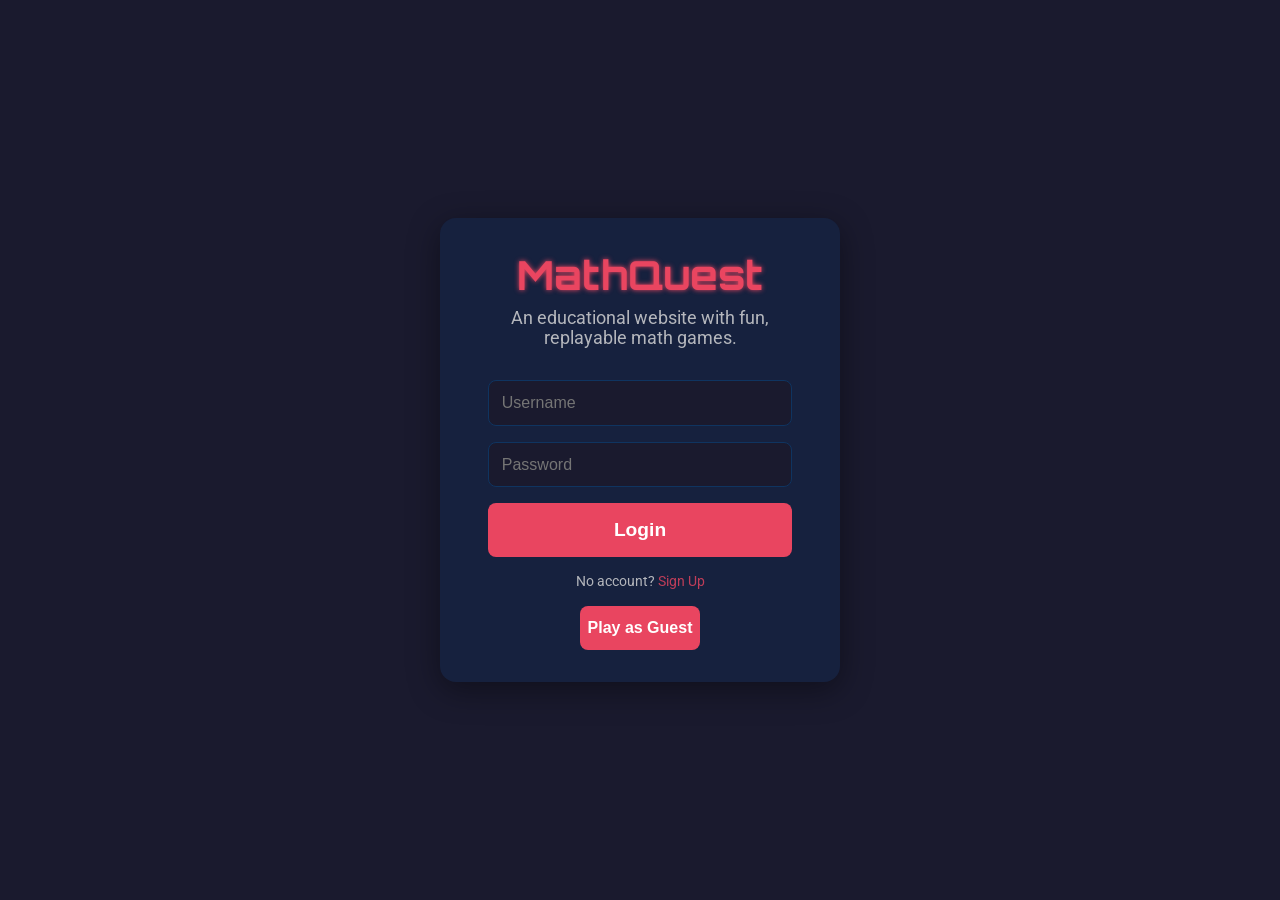
<file: index.html>
<!DOCTYPE html>
<html lang="en">
<head>
    <meta charset="UTF-8">
    <meta name="viewport" content="width=device-width, initial-scale=1.0">
    <title>MathQuest - Login</title>    <link rel="manifest" href="./manifest.json" crossorigin="use-credentials">
    <link rel="stylesheet" href="./number-forge.css">
    <link rel="icon" type="image/png" href="./icon.png">
    <link rel="stylesheet" href="./login.css">
    <link rel="preconnect" href="https://fonts.googleapis.com">
    <link rel="preconnect" href="https://fonts.gstatic.com" crossorigin>
    <link href="https://fonts.googleapis.com/css2?family=Orbitron:wght@400..900&family=Roboto:wght@400;700&display=swap" rel="stylesheet">
</head>
<body>
    <div class="login-container">
        <div class="login-panel">
            <h1>MathQuest</h1>
            <p class="tagline">An educational website with fun, replayable math games.</p>

            <!-- Login Form -->
            <form id="login-form" class="auth-form active">
                <input type="text" id="login-username" placeholder="Username" required>
                <input type="password" id="login-password" placeholder="Password" required>
                <button type="submit" class="control-btn primary">Login</button>
                <p class="form-toggle">No account? <a href="#" id="show-signup">Sign Up</a></p>
            </form>

            <!-- Sign Up Form -->
            <form id="signup-form" class="auth-form">
                <input type="text" id="signup-username" placeholder="Username" required>
                <input type="password" id="signup-password" placeholder="Password" required>
                <div id="password-requirements">
                    <ul>
                        <li id="req-length">At least 5 characters</li>
                        <li id="req-lower">A lowercase letter</li>
                        <li id="req-upper">An uppercase letter</li>
                        <li id="req-symbol">A number or symbol</li>
                    </ul>
                </div>
                <input type="password" id="signup-password-confirm" placeholder="Confirm Password" required>
                <button type="submit" class="control-btn primary">Sign Up</button>
                <p class="form-toggle">Have an account? <a href="#" id="show-login">Login</a></p>
            </form>

            <button id="guest-login-btn" class="control-btn primary">Play as Guest</button>
        </div>
    </div>

    <script src="./login.js"></script>
    <script>
        // Register the service worker
        if ('serviceWorker' in navigator) {
            window.addEventListener('load', () => {
                navigator.serviceWorker.register('./service-worker.js')
                    .then(reg => console.log('Service worker registered.', reg))
                    .catch(err => console.log('Service worker registration failed: ', err));
            });
        }
    </script>
</body>
</html>
</file>
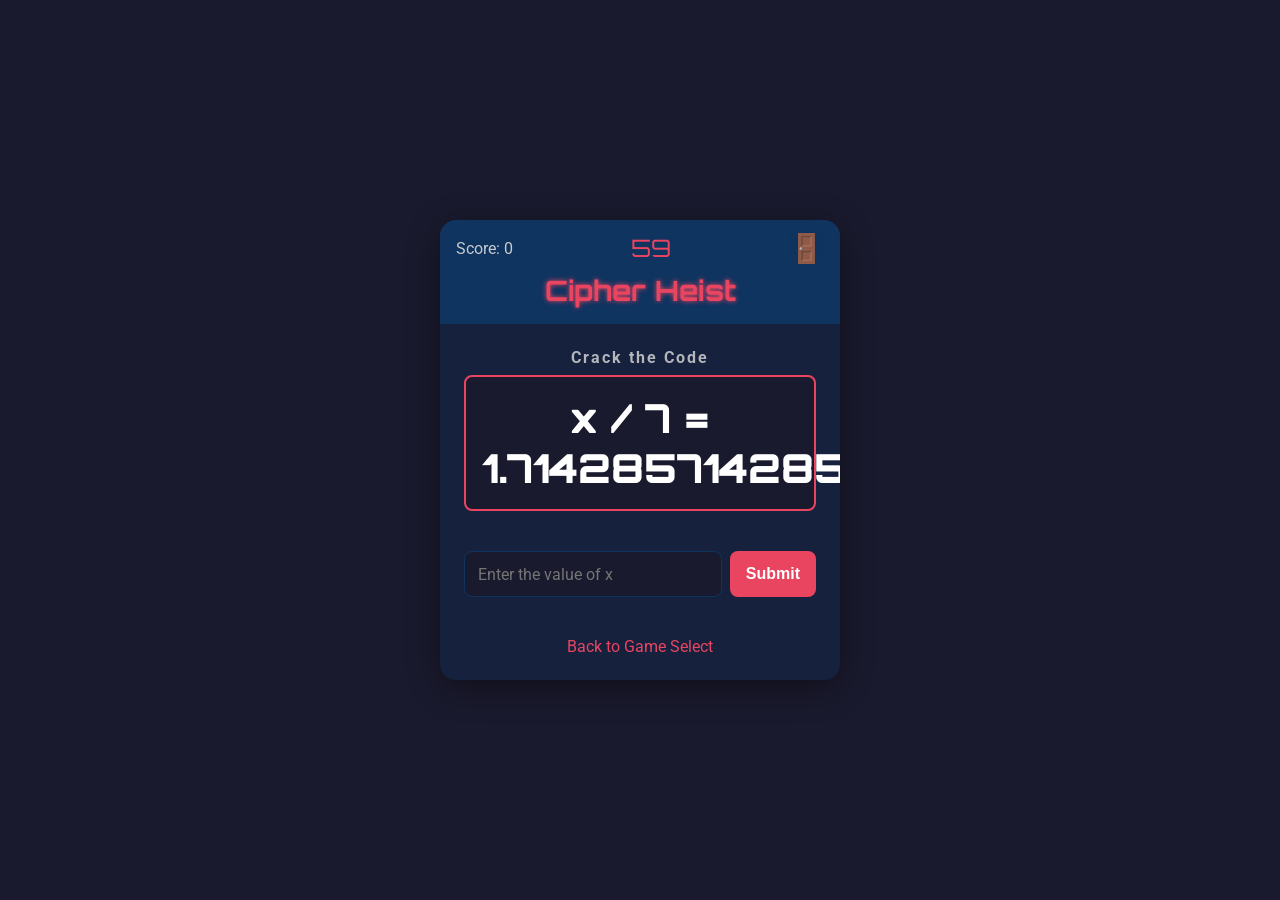
<file: cipher-heist.html>
<!DOCTYPE html>
<html lang="en">
<head>
    <meta charset="UTF-8">
    <meta name="viewport" content="width=device-width, initial-scale=1.0">
    <title>MathQuest - Cipher Heist</title>
    <link rel="manifest" href="./manifest.json" crossorigin="use-credentials">
    <link rel="icon" type="image/png" href="./icon.png">
    <link rel="stylesheet" href="cipher-heist.css">
    <link rel="preconnect" href="https://fonts.googleapis.com">
    <link rel="preconnect" href="https://fonts.gstatic.com" crossorigin>
    <link href="https://fonts.googleapis.com/css2?family=Orbitron:wght@400..900&family=Roboto:wght@400;700&display=swap" rel="stylesheet">
</head>
<body>
    <div class="game-container">
        <header class="game-header">
            <div class="header-top-row">
                <div class="stats-display">
                    <span>Score: <span id="score-display">0</span></span>
                </div>
                <div class="timer-display">
                    <span id="time-display">60</span>
                </div>
                <button id="logout-btn" class="icon-btn">🚪</button>
            </div>
            <h1>Cipher Heist</h1>
        </header>

        <main class="game-board">
            <div class="puzzle-section">
                <h2>Crack the Code</h2>
                <div class="equation-display" id="equation-display">x + 5 = 10</div>
            </div>

            <div class="input-section">
                <input type="text" id="answer-input" placeholder="Enter the value of x">
                <button id="submit-btn" class="control-btn primary">Submit</button>
            </div>
             <a href="game-select.html">Back to Game Select</a>
        </main>
    </div>
    <script src="cipher-heist.js"></script>
</body>
</html>
</file>
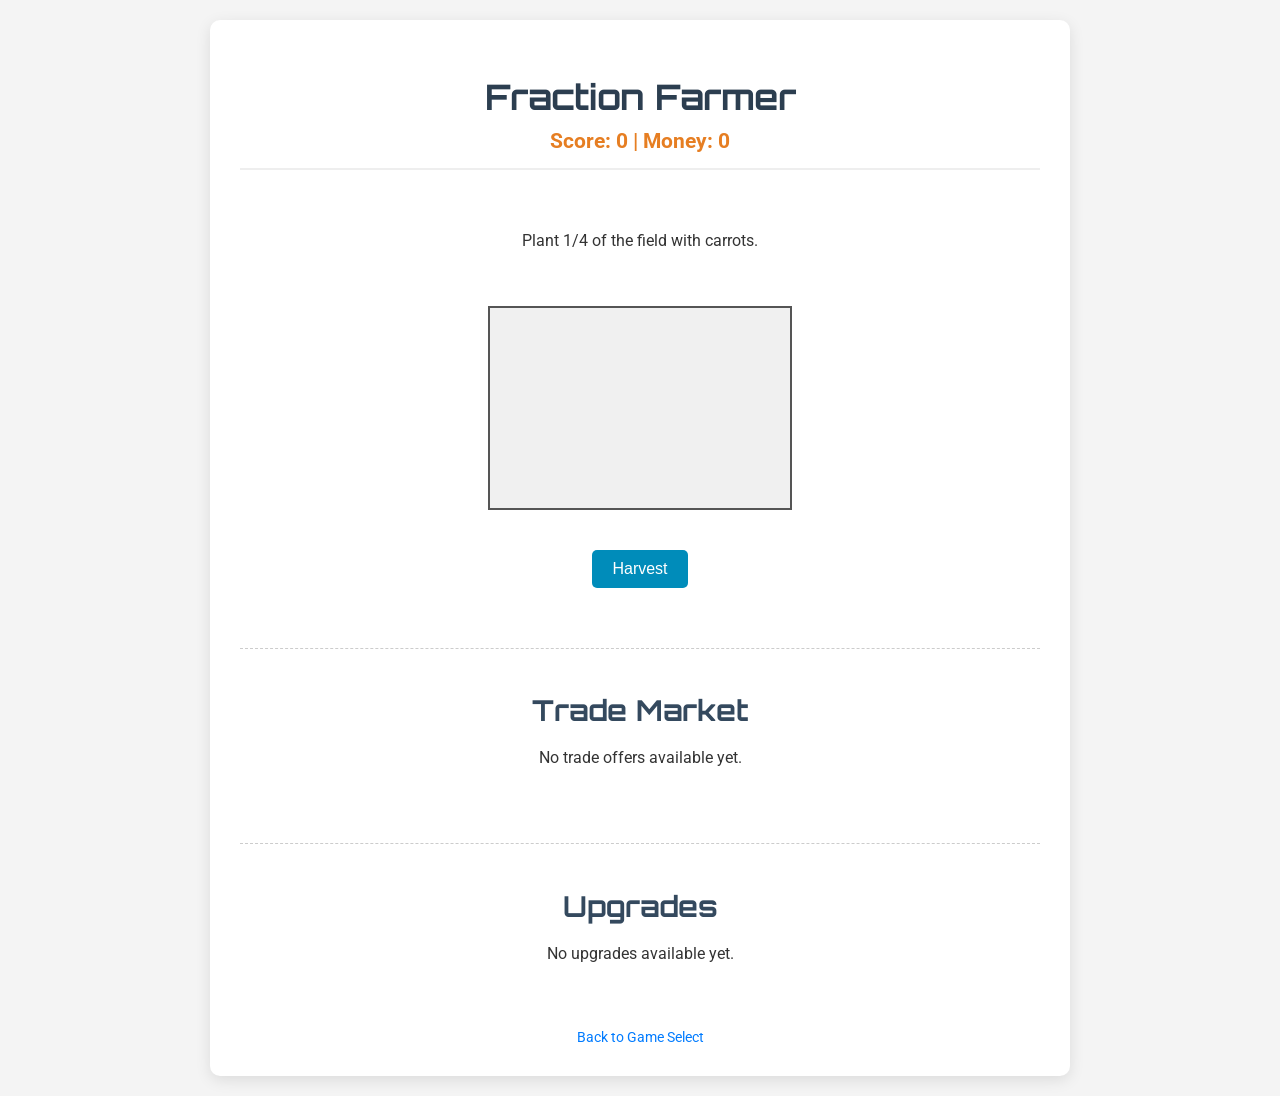
<file: fraction-farmer.html>
<!DOCTYPE html>
<html lang="en">
<head>
    <meta charset="UTF-8">
    <meta name="viewport" content="width=device-width, initial-scale=1.0">
    <title>MathQuest - Fraction Farmer</title>
    <link rel="manifest" href="./manifest.json" crossorigin="use-credentials">
    <link rel="icon" type="image/png" href="./icon.png">
    <link rel="stylesheet" href="fraction-farmer.css">
    <link rel="preconnect" href="https://fonts.googleapis.com">
    <link rel="preconnect" href="https://fonts.gstatic.com" crossorigin>
    <link href="https://fonts.googleapis.com/css2?family=Orbitron:wght@400..900&family=Roboto:wght@400;700&display=swap" rel="stylesheet">
</head>
<body>
    <div class="game-container">
        <header class="game-header">
            <h1>Fraction Farmer</h1>
            <div class="score-container">
                Score: <span id="score">0</span> | Money: <span id="money">0</span>
            </div>
        </header>
        <main class="game-board">
            <div id="watering-can-container">
                <!-- Watering cans will be generated here -->
            </div>
            <div id="task-container">
                <p>Plant <span id="fraction-task">1/4</span> of the field with carrots.</p>
            </div>
            <div id="field-grid" class="grid-container">
                <!-- Grid cells will be generated by JavaScript -->
            </div>
            <button id="harvest-btn">Harvest</button>

            <section class="game-section" id="trade-market-section">
                <h2>Trade Market</h2>
                <div id="trade-offers">
                    <!-- Trade offers will be generated here -->
                    <p>No trade offers available yet.</p>
                </div>
            </section>

            <section class="game-section" id="upgrades-section">
                <h2>Upgrades</h2>
                <div id="available-upgrades">
                    <!-- Upgrades will be generated here -->
                    <p>No upgrades available yet.</p>
                </div>
            </section>

            <a href="game-select.html" class="back-link">Back to Game Select</a>
        </main>
    </div>
    <script src="fraction-farmer.js"></script>
</body>
</html>
</file>
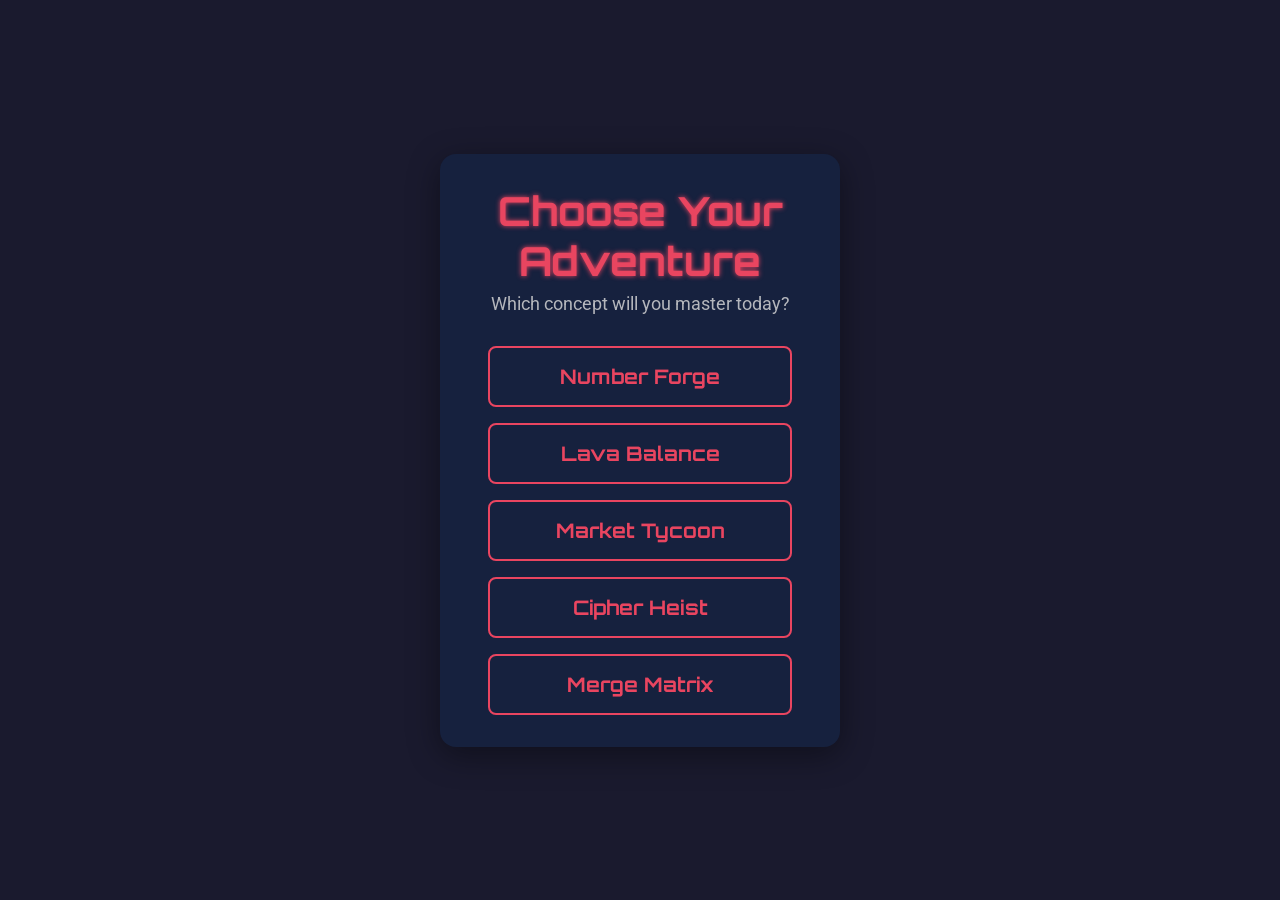
<file: game-select.html>
<!DOCTYPE html>
<html lang="en">
<head>
    <meta charset="UTF-8">
    <meta name="viewport" content="width=device-width, initial-scale=1.0">
    <title>MathQuest - Game Select</title>
    <link rel="manifest" href="./manifest.json" crossorigin="use-credentials">
    <link rel="icon" type="image/png" href="./icon.png">
    <link rel="stylesheet" href="./number-forge.css">
    <link rel="stylesheet" href="./login.css">
    <link rel="stylesheet" href="./game-select.css">
    <link rel="preconnect" href="https://fonts.googleapis.com">
    <link rel="preconnect" href="https://fonts.gstatic.com" crossorigin>
    <link href="https://fonts.googleapis.com/css2?family=Orbitron:wght@400..900&family=Roboto:wght@400;700&display=swap" rel="stylesheet">
</head>
<body>
    <div class="login-container">
        <div class="login-panel">
            <h1>Choose Your Adventure</h1>
            <p class="tagline">Which concept will you master today?</p>
            <div class="game-selection">
                <button id="select-number-forge" class="control-btn primary">Number Forge</button>
                <button id="select-lava-balance" class="control-btn primary">Lava Balance</button>
                <button id="select-market-tycoon" class="control-btn primary">Market Tycoon</button>
                <button id="select-cipher-heist" class="control-btn primary">Cipher Heist</button>
                <button id="select-merge-matrix" class="control-btn primary">Merge Matrix</button>
            </div>
        </div>
    </div>
    <script src="./game-select.js"></script>
</body>
</html>
</file>
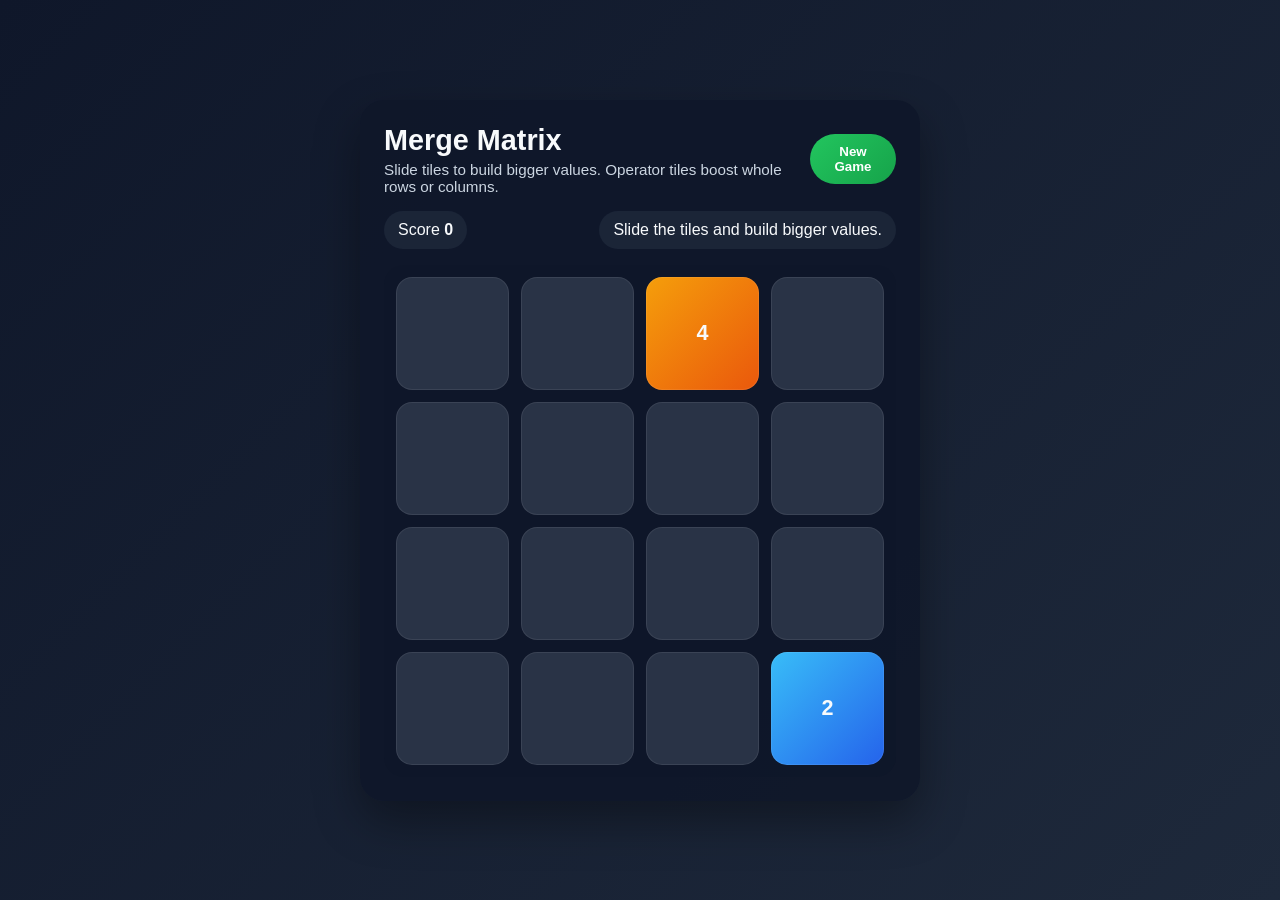
<file: merge-matrix.html>
<!DOCTYPE html>
<html lang="en">
<head>
    <meta charset="UTF-8">
    <meta name="viewport" content="width=device-width, initial-scale=1.0">
    <title>Merge Matrix</title>
    <link rel="stylesheet" href="./merge-matrix.css">
</head>
<body>
    <main class="game-shell">
        <header class="topbar">
            <div>
                <h1>Merge Matrix</h1>
                <p>Slide tiles to build bigger values. Operator tiles boost whole rows or columns.</p>
            </div>
            <button id="restart-btn">New Game</button>
        </header>

        <section class="hud">
            <div class="score-card">Score <strong id="score">0</strong></div>
            <div id="status" class="status">Use your arrow keys or swipe to begin.</div>
        </section>

        <section id="board" class="board" aria-label="Merge Matrix board"></section>
    </main>

    <script src="./merge-matrix.js"></script>
</body>
</html>
</file>
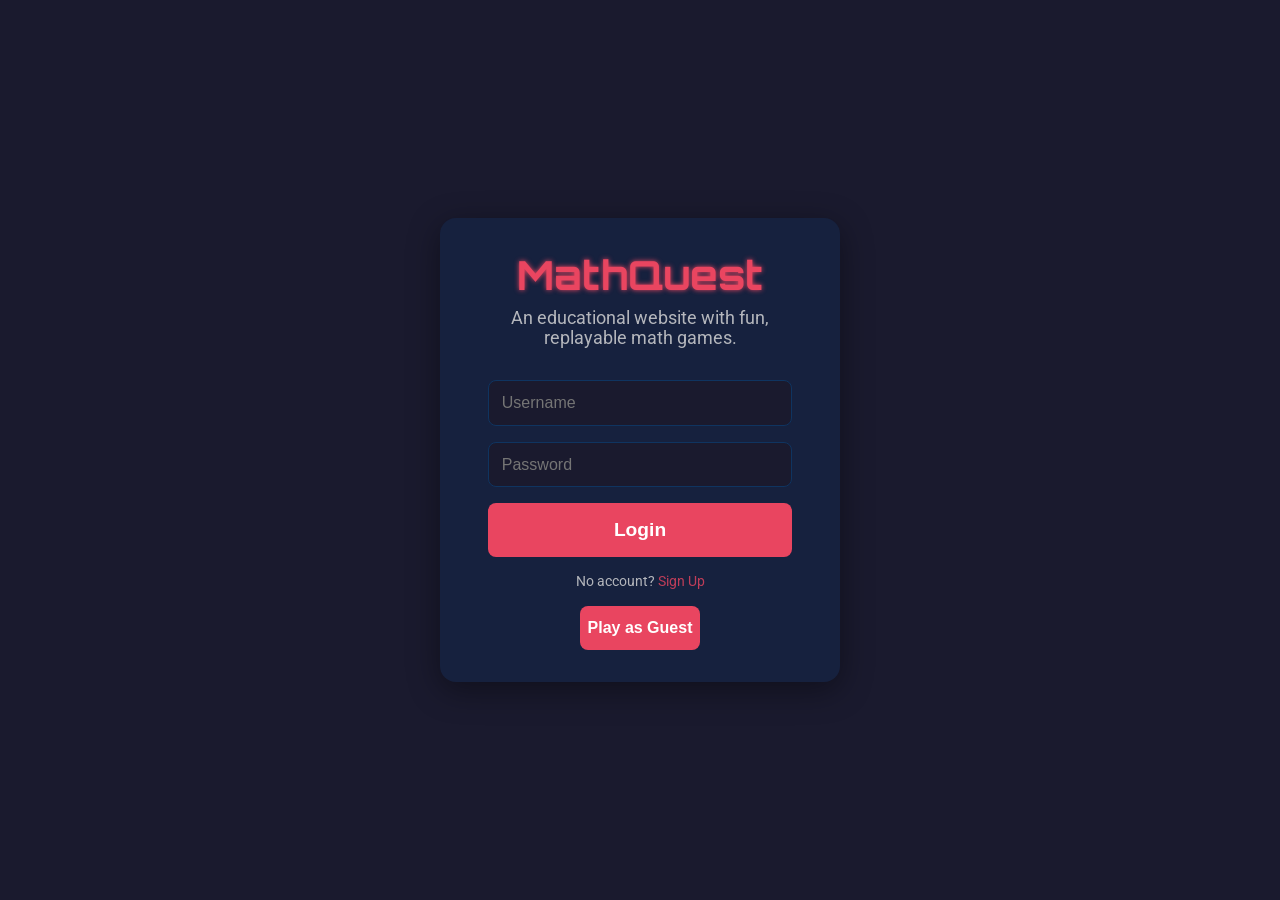
<file: number-forge.html>
<!DOCTYPE html>
<html lang="en">
<head>
    <meta charset="UTF-8">
    <meta name="viewport" content="width=device-width, initial-scale=1.0">
    <title>MathQuest - Number Forge</title>
    <link rel="manifest" href="./manifest.json" crossorigin="use-credentials">
    <link rel="icon" type="image/png" href="./icon.png">
    <link rel="stylesheet" href="number-forge.css">
    <link rel="preconnect" href="https://fonts.googleapis.com">
    <link rel="preconnect" href="https://fonts.gstatic.com" crossorigin>
    <link href="https://fonts.googleapis.com/css2?family=Orbitron:wght@400..900&family=Roboto:wght@400;700&display=swap" rel="stylesheet">
</head>
<body>
    <div class="game-container">
        <div class="level-up-overlay" id="level-up-overlay">
            <div class="level-up-text">LEVEL UP!</div>
        </div>
        <div class="leaderboard-overlay" id="leaderboard-overlay">
            <div class="leaderboard-panel">
                <h2>High Scores</h2>
                <ol id="high-scores-list"></ol>
                <button id="share-score-btn" class="control-btn primary">Share Top Score</button>
                <button id="close-leaderboard-btn" class="control-btn">Close</button>
            </div>
        </div>
        <div class="tutorial-overlay" id="tutorial-overlay">
            <div class="tutorial-panel" data-step="1">
                <h3>Welcome to Number Forge!</h3>
                <p>Your goal is to use the numbers in your hand to hit the <strong>TARGET</strong> number.</p>
                <button class="tutorial-next control-btn">Next</button>
            </div>
            <div class="tutorial-panel" data-step="2">
                <h3>Build Your Expression</h3>
                <p>Click numbers and operators to build a math expression here. Remember BODMAS/PEMDAS!</p>
                <button class="tutorial-finish control-btn primary">Let's Play!</button>
            </div>
        </div>
        <header class="game-header">
            <div class="header-top-row">
                <div class="stats-display">
                    <span>Level: <span id="level-display">1</span></span>
                    <span>Score: <span id="score-display">0</span></span>
                </div>
                <div class="timer-display">
                    <span id="time-display">60</span>
                </div>
                <button id="leaderboard-btn" class="icon-btn">🏆</button>
                <button id="help-btn" class="icon-btn">?</button>
                <button id="logout-btn" class="icon-btn">🚪</button>
            </div>
            <h1>Number Forge</h1>
        </header>

        <main class="game-board">
            <div class="target-section">
                <h2>TARGET</h2>
                <div class="target-number-display" id="target-number">24</div>
            </div>

            <div class="expression-section">
                <div class="expression-display" id="expression-display" aria-live="polite"></div>
            </div>

            <div class="player-hand-section">
                <h3>Your Numbers</h3>
                <div class="card-container" id="player-hand">
                    <button class="card number-card" data-value="2">2</button>
                    <button class="card number-card" data-value="3">3</button>
                    <button class="card number-card" data-value="5">5</button>
                    <button class="card number-card" data-value="7">7</button>
                </div>
            </div>

            <div class="operators-section">
                <h3>Operators</h3>
                <div class="card-container" id="operators">
                    <button class="card operator-card" data-value="+">+</button>
                    <button class="card operator-card" data-value="-">-</button>
                    <button class="card operator-card" data-value="×">*</button>
                    <button class="card operator-card" data-value="÷">/</button>
                    <button class="card operator-card" data-value="(">(</button>
                    <button class="card operator-card" data-value=")">)</button>
                </div>
            </div>
        </main>
        <footer class="controls-section">
            <button class="control-btn danger" id="new-game-btn">New Game</button>
            <button class="control-btn" id="clear-btn">Clear</button>
            <button class="control-btn" id="hint-btn">Hint</button>
            <button class="control-btn" id="delete-btn">Del</button>
            <button class="control-btn primary" id="submit-btn">Forge</button>
        </footer>
    </div>
    <script src="number-forge.js"></script>
</body>
</html>
</file>
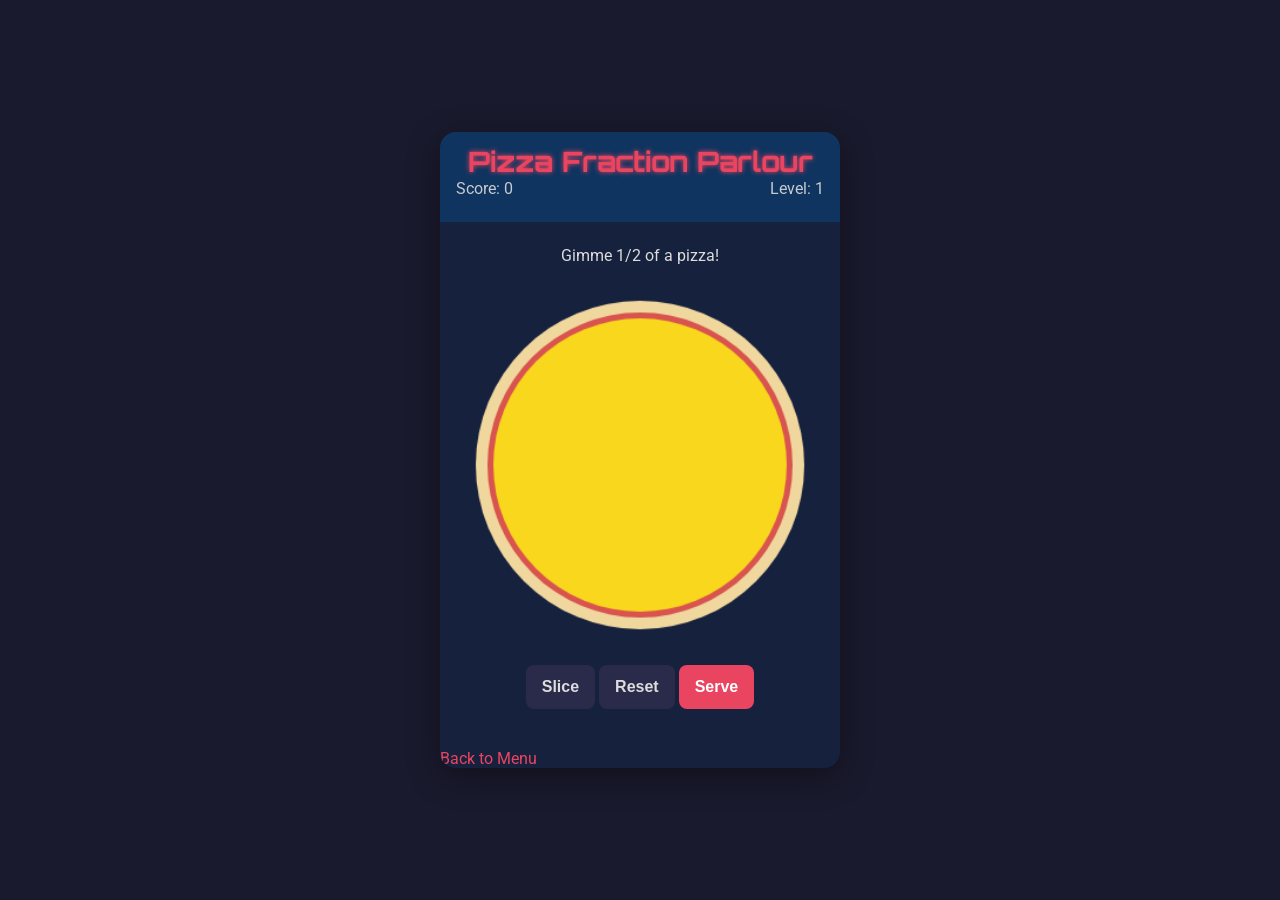
<file: pizza-fraction-parlour.html>
<!DOCTYPE html>
<html lang="en">
<head>
    <meta charset="UTF-8">
    <meta name="viewport" content="width=device-width, initial-scale=1.0">
    <title>Pizza Fraction Parlour</title>
    <link href="https://fonts.googleapis.com/css2?family=Orbitron:wght@700&family=Roboto:wght@400;700&display=swap" rel="stylesheet">
    <link rel="stylesheet" href="pizza-fraction-parlour.css">
</head>
<body>
    <div class="game-container">
        <div class="game-header">
            <h1>Pizza Fraction Parlour</h1>
            <div class="header-top-row">
                <div class="stats-display" id="score-display">Score: 0</div>
                <div class="stats-display" id="level-display">Level: 1</div>
            </div>
        </div>
        <div class="game-board">
            <div id="customer-order"></div>
            <canvas id="pizza-canvas" width="300" height="300"></canvas>
            <div id="controls">
                <button class="control-btn" id="slice-btn">Slice</button>
                <button class="control-btn" id="reset-btn">Reset</button>
                <button class="control-btn primary" id="serve-btn">Serve</button>
            </div>
        </div>
         <a href="index.html" class="back-link">Back to Menu</a>
    </div>
    <script src="pizza-fraction-parlour.js"></script>
</body>
</html>
</file>
<file: number-forge.css>
:root {
    --bg-color: #1a1a2e;
    --primary-color: #16213e;
    --secondary-color: #0f3460;
    --accent-color: #e94560;
    --font-color: #dcdcdc;
    --font-family-display: 'Orbitron', sans-serif;
    --font-family-body: 'Roboto', sans-serif;
    --card-bg: #2a2a4a;
    --card-hover-bg: #3a3a6a;
}

* {
    box-sizing: border-box;
    margin: 0;
    padding: 0;
}

body {
    font-family: var(--font-family-body);
    background-color: var(--bg-color);
    color: var(--font-color);
    display: flex;
    justify-content: center;
    align-items: center;
    min-height: 100vh;
    padding: 1rem;
}

.game-container {
    width: 100%;
    max-width: 400px;
    background-color: var(--primary-color);
    border-radius: 16px;
    box-shadow: 0 8px 32px rgba(0, 0, 0, 0.4);
    overflow: hidden;
    display: flex;
    flex-direction: column;
}

.leaderboard-overlay {
    position: absolute;
    top: 0;
    left: 0;
    right: 0;
    bottom: 0;
    background: rgba(26, 26, 46, 0.9);
    display: flex;
    justify-content: center;
    align-items: center;
    opacity: 0;
    visibility: hidden;
    pointer-events: none;
    z-index: 250;
    transition: opacity 0.3s ease, visibility 0.3s ease;
}

.leaderboard-overlay.active {
    opacity: 1;
    visibility: visible;
    pointer-events: all;
}

.leaderboard-panel {
    background: var(--primary-color);
    padding: 2rem;
    border-radius: 16px;
    text-align: center;
    width: 90%;
    max-width: 320px;
}

#high-scores-list {
    list-style: decimal;
    padding-left: 2rem;
    margin-bottom: 2rem;
    text-align: left;
}

.tutorial-overlay {
    position: absolute;
    top: 0;
    left: 0;
    right: 0;
    bottom: 0;
    background: rgba(26, 26, 46, 0.9);
    display: flex;
    justify-content: center;
    align-items: center;
    opacity: 0;
    visibility: hidden;
    pointer-events: none;
    z-index: 300;
    transition: opacity 0.3s ease, visibility 0.3s ease;
}

.tutorial-overlay.active {
    opacity: 1;
    visibility: visible;
    pointer-events: all;
}

.tutorial-panel {
    display: none; /* Hide all panels by default */
    background: var(--primary-color);
    padding: 2rem;
    border-radius: 16px;
    text-align: center;
    width: 90%;
    max-width: 350px;
}

.tutorial-panel.active {
    display: block; /* Show the active panel */
}

.tutorial-panel p { margin: 1rem 0 2rem 0; line-height: 1.5; }

.level-up-overlay {
    position: absolute;
    top: 0;
    left: 0;
    right: 0;
    bottom: 0;
    background: rgba(22, 33, 62, 0.7);
    display: flex;
    justify-content: center;
    align-items: center;
    opacity: 0;
    visibility: hidden;
    pointer-events: none;
    z-index: 100;
}

.level-up-overlay.active {
    animation: fadeInOut 2s ease-in-out forwards;
}

.level-up-text {
    font-family: var(--font-family-display);
    font-size: 3.5rem;
    color: var(--accent-color);
    text-shadow: 0 0 15px var(--accent-color);
    transform: scale(0.5);
    opacity: 0;
}

.level-up-overlay.active .level-up-text {
    animation: scaleUp 2s ease-in-out forwards;
}

.game-header {
    background-color: var(--secondary-color);
    padding: 0.75rem 1rem 1rem 1rem;
    text-align: center;
}

.header-top-row {
    display: flex;
    justify-content: space-between;
    align-items: center;
}

.stats-display {
    display: flex;
    justify-content: space-between;
    font-family: var(--font-family-body);
    font-size: 1rem;
    margin-bottom: 0.5rem;
    padding: 0 0.5rem;
    color: var(--font-color);
    opacity: 0.9;
    flex-grow: 1;
}

.icon-btn {
    background: none;
    border: none;
    font-size: 1.75rem;
    cursor: pointer;
    color: var(--font-color);
    opacity: 0.8;
    transition: opacity 0.2s ease;
}

.timer-display {
    font-family: var(--font-family-display);
    font-size: 1.5rem;
    color: var(--accent-color);
    margin: 0 0.5rem;
    min-width: 30px;
    text-align: center;
}

.game-header h1 {
    font-family: var(--font-family-display);
    font-size: 1.75rem;
    color: var(--accent-color);
    text-shadow: 0 0 5px var(--accent-color);
}

.game-board {
    padding: 1.5rem;
    display: flex;
    flex-direction: column;
    gap: 1.5rem;
}

.target-section {
    text-align: center;
}

.target-section h2 {
    font-family: var(--font-family-body);
    font-weight: 700;
    font-size: 1rem;
    letter-spacing: 2px;
    color: var(--font-color);
    opacity: 0.8;
    margin-bottom: 0.5rem;
}

.target-number-display {
    font-family: var(--font-family-display);
    font-size: 4rem;
    font-weight: 900;
    color: #fff;
    background-color: var(--bg-color);
    padding: 1rem;
    border-radius: 8px;
    border: 2px solid var(--accent-color);
}

.expression-section {
    background-color: var(--bg-color);
    border-radius: 8px;
    min-height: 60px;
    padding: 1rem;
    display: flex;
    justify-content: flex-end;
    align-items: center;
    font-family: var(--font-family-display);
    font-size: 2rem;
    overflow-x: auto;
    border: 1px solid var(--secondary-color);
}

.player-hand-section h3,
.operators-section h3 {
    text-align: center;
    margin-bottom: 1rem;
    font-weight: 400;
    opacity: 0.9;
}

.card-container {
    display: flex;
    justify-content: center;
    perspective: 1000px; /* Adds 3D space for the flip effect */
    gap: 10px;
    flex-wrap: wrap; /* Allow cards to wrap to the next line */
}

.card {
    font-family: var(--font-family-display);
    font-size: 2rem;
    font-weight: 700;
    width: 60px;
    height: 80px;
    border-radius: 8px;
    border: none;
    background-color: var(--card-bg);
    color: var(--font-color);
    cursor: pointer;
    transition: transform 0.2s ease, background-color 0.2s ease; /* Keep for hover effects */
    transform-style: preserve-3d; /* Ensures children are in 3D space */
    animation: flipIn 0.6s ease-out forwards; /* Apply the flip animation */
    opacity: 0; /* Start cards as invisible */
}

.card:hover {
    background-color: var(--card-hover-bg);
    transform: translateY(-5px);
}

.card:active {
    transform: translateY(-2px);
}

/* New style for cards that have been used in the expression */
.card.used {
    opacity: 0.4;
    pointer-events: none; /* Disables clicks and hover effects */
}

.card.operator-card {
    color: var(--accent-color);
}

/* The flip-in animation */
@keyframes flipIn {
    from {
        transform: rotateY(90deg);
        opacity: 0;
    }
    to {
        transform: rotateY(0deg);
        opacity: 1;
    }
}

/* Stagger the animation for each card */
#player-hand .card:nth-child(1) { animation-delay: 0.1s; }
#player-hand .card:nth-child(2) { animation-delay: 0.2s; }
#player-hand .card:nth-child(3) { animation-delay: 0.3s; }
#player-hand .card:nth-child(4) { animation-delay: 0.4s; }

#operators .card:nth-child(1) { animation-delay: 0.5s; }
#operators .card:nth-child(2) { animation-delay: 0.6s; }
#operators .card:nth-child(3) { animation-delay: 0.7s; }
#operators .card:nth-child(4) { animation-delay: 0.8s; }
#operators .card:nth-child(5) { animation-delay: 0.9s; }
#operators .card:nth-child(6) { animation-delay: 1.0s; }

/* Animation for the level up overlay fade */
@keyframes fadeInOut {
    0%, 100% { opacity: 0; visibility: hidden; }
    20%, 80% { opacity: 1; visibility: visible; }
}

/* Animation for the level up text scaling */
@keyframes scaleUp {
    0% {
        transform: scale(0.5);
        opacity: 0;
    }
    20% {
        transform: scale(1.2);
        opacity: 1;
    }
    80% {
        transform: scale(1.1);
        opacity: 1;
    }
    100% { transform: scale(1); opacity: 0; }
}

/* Shake animation for invalid moves */
@keyframes shake {
  10%, 90% { transform: translateX(-1px); }
  20%, 80% { transform: translateX(2px); }
  30%, 50%, 70% { transform: translateX(-4px); }
  40%, 60% { transform: translateX(4px); }
}

.shake {
  /* Apply the shake animation to the element */
  animation: shake 0.5s ease-in-out;
}

.shake-target {
  /* A class to apply the shake to the target number display */
  animation: shake 0.5s ease-in-out;
}

.controls-section {
    display: flex;
    gap: 0.5rem; /* Reduced gap between buttons */
    padding: 1.5rem;
    background-color: var(--secondary-color);
}

.control-btn {
    /* Allow buttons to shrink but not grow, to fit available space */
    flex-grow: 0;
    flex-shrink: 1;
    padding: 0.8rem 0.5rem; /* Reduced padding */
    font-size: 1rem; /* Reduced font size */
    font-weight: 700;
    border: none;
    border-radius: 8px;
    cursor: pointer;
    transition: background-color 0.2s ease;
    background-color: var(--card-bg);
    color: var(--font-color);
}

.control-btn.primary {
    background-color: var(--accent-color);
    color: #fff;
}

.control-btn.danger {
    background-color: #c0392b; /* A distinct red for warning */
    color: #fff;
}

.control-btn:hover {
    filter: brightness(1.2);
}
</file>
<file: login.css>
.login-container {
    display: flex;
    justify-content: center;
    align-items: center;
    height: 100%;
    width: 100%;
}

.login-panel {
    background: var(--primary-color);
    padding: 2rem 3rem;
    border-radius: 16px;
    box-shadow: 0 8px 32px rgba(0, 0, 0, 0.4);
    text-align: center;
    width: 90%;
    max-width: 400px;
}

.login-panel h1 {
    font-family: var(--font-family-display);
    font-size: 2.5rem;
    color: var(--accent-color);
    text-shadow: 0 0 5px var(--accent-color);
}

.login-panel .tagline {
    margin: 0.5rem 0 2rem 0;
    font-size: 1.1rem;
    opacity: 0.8;
}

.auth-form {
    display: none; /* Hidden by default */
    flex-direction: column;
    gap: 1rem;
    margin-bottom: 1rem;
}

.auth-form.active {
    display: flex; /* Shown when active */
}

.auth-form input {
    padding: 0.8rem;
    border-radius: 8px;
    border: 1px solid var(--secondary-color);
    background-color: var(--bg-color);
    color: var(--font-color);
    font-size: 1rem;
}

.auth-form .control-btn {
    font-size: 1.2rem;
    padding: 1rem;
}

.form-toggle {
    font-size: 0.9rem;
    opacity: 0.8;
}

.form-toggle a {
    color: var(--accent-color);
    text-decoration: none;
}

#password-requirements {
    display: none; /* Hidden by default */
    text-align: left;
    font-size: 0.8rem;
    margin-top: -0.5rem;
    margin-bottom: 0.5rem;
    padding-left: 0.5rem;
}

#password-requirements ul {
    list-style: none;
    padding: 0;
}

#password-requirements li {
    color: #c0392b; /* Red for invalid requirement */
    transition: color 0.3s ease;
}

#password-requirements li.valid {
    color: #2ecc71; /* Green for valid requirement */
    text-decoration: line-through;
}
</file>
<file: cipher-heist.css>
:root {
    --bg-color: #1a1a2e;
    --primary-color: #16213e;
    --secondary-color: #0f3460;
    --accent-color: #e94560;
    --font-color: #dcdcdc;
    --font-family-display: 'Orbitron', sans-serif;
    --font-family-body: 'Roboto', sans-serif;
    --card-bg: #2a2a4a;
}

* {
    box-sizing: border-box;
    margin: 0;
    padding: 0;
}

body {
    font-family: var(--font-family-body);
    background-color: var(--bg-color);
    color: var(--font-color);
    display: flex;
    justify-content: center;
    align-items: center;
    min-height: 100vh;
    padding: 1rem;
}

a, a:visited {
    color: var(--accent-color);
    text-decoration: none;
    margin-top: 1rem;
    display: inline-block;
}

.game-container {
    width: 100%;
    max-width: 400px;
    background-color: var(--primary-color);
    border-radius: 16px;
    box-shadow: 0 8px 32px rgba(0, 0, 0, 0.4);
    overflow: hidden;
    display: flex;
    flex-direction: column;
}

.game-header {
    background-color: var(--secondary-color);
    padding: 0.75rem 1rem 1rem 1rem;
    text-align: center;
}

.header-top-row {
    display: flex;
    justify-content: space-between;
    align-items: center;
    margin-bottom: 0.5rem;
}

.stats-display {
    font-size: 1rem;
    color: var(--font-color);
    opacity: 0.9;
}

.timer-display {
    font-family: var(--font-family-display);
    font-size: 1.5rem;
    color: var(--accent-color);
}

.icon-btn {
    background: none;
    border: none;
    font-size: 1.75rem;
    cursor: pointer;
    color: var(--font-color);
    opacity: 0.8;
    transition: opacity 0.2s ease;
}

.game-header h1 {
    font-family: var(--font-family-display);
    font-size: 1.75rem;
    color: var(--accent-color);
    text-shadow: 0 0 5px var(--accent-color);
}

.game-board {
    padding: 1.5rem;
    display: flex;
    flex-direction: column;
    gap: 1.5rem;
    text-align: center;
}

.puzzle-section h2 {
    font-family: var(--font-family-body);
    font-weight: 700;
    font-size: 1rem;
    letter-spacing: 2px;
    color: var(--font-color);
    opacity: 0.8;
    margin-bottom: 0.5rem;
}

.equation-display {
    font-family: var(--font-family-display);
    font-size: 2.5rem;
    font-weight: 900;
    color: #fff;
    background-color: var(--bg-color);
    padding: 1rem;
    border-radius: 8px;
    border: 2px solid var(--accent-color);
    margin-bottom: 1rem;
}

.input-section {
    display: flex;
    gap: 0.5rem;
}

#answer-input {
    flex-grow: 1;
    background-color: var(--bg-color);
    border: 1px solid var(--secondary-color);
    border-radius: 8px;
    padding: 0.8rem;
    font-family: var(--font-family-body);
    font-size: 1rem;
    color: var(--font-color);
}

.control-btn {
    padding: 0.8rem 1rem;
    font-size: 1rem;
    font-weight: 700;
    border: none;
    border-radius: 8px;
    cursor: pointer;
    transition: background-color 0.2s ease;
    background-color: var(--card-bg);
    color: var(--font-color);
}

.control-btn.primary {
    background-color: var(--accent-color);
    color: #fff;
}

.control-btn:hover {
    filter: brightness(1.2);
}
</file>
<file: fraction-farmer.css>
body {
    font-family: 'Roboto', sans-serif;
    display: flex;
    justify-content: center;
    align-items: center;
    min-height: 100vh;
    background-color: #f4f4f4;
    margin: 0;
    color: #333;
    flex-direction: column;
}

.game-container {
    background-color: #fff;
    padding: 30px;
    border-radius: 10px;
    box-shadow: 0 4px 15px rgba(0, 0, 0, 0.1);
    text-align: center;
    width: 90%;
    max-width: 800px;
    margin: 20px auto;
}

.game-header {
    margin-bottom: 25px;
    border-bottom: 2px solid #eee;
    padding-bottom: 15px;
}

.game-header h1 {
    font-family: 'Orbitron', sans-serif;
    color: #2c3e50;
    font-size: 2.2em;
    margin-bottom: 10px;
}

.score-container {
    font-size: 1.3em;
    font-weight: bold;
    color: #e67e22;
}

.game-board {
    display: flex;
    flex-direction: column;
    align-items: center;
    gap: 20px;
}

.grid-container {
    display: grid;
    /* grid-template-columns will be set by JS */
    border: 2px solid #555;
    background-color: #f0f0f0;
    width: 300px; /* Adjust as needed */
    height: 200px; /* Adjust as needed */
    margin-top: 20px;
    gap: 2px;
}

.grid-cell {
    background-color: #e0e0e0;
    border: 1px solid #ccc;
    display: flex;
    justify-content: center;
    align-items: center;
}

.grid-cell.watered-blue {
    background-color: #ADD8E6; /* Light blue color */
}

/* Watering Can Styles */
.watering-can-container {
    display: flex;
    gap: 10px;
    margin-bottom: 20px;
}

.watering-can {
    padding: 10px 15px;
    border: 2px solid #4CAF50;
    border-radius: 5px;
    cursor: pointer;
    background-color: #f9f9f9;
    transition: all 0.2s ease-in-out;
}

.watering-can:hover {
    background-color: #e6ffe6;
}

.watering-can.selected {
    background-color: #4CAF50;
    color: white;
    box-shadow: 0 0 8px rgba(76, 175, 80, 0.5);
}

/* Task Container */
.task-container {
    margin-bottom: 20px;
    font-size: 1.1em;
    color: #333;
    min-height: 40px; /* To prevent layout shifts */
    display: flex;
    align-items: center;
    justify-content: center;
    text-align: center;
}

/* Harvest Button */
#harvest-btn {
    padding: 10px 20px;
    background-color: #008CBA;
    color: white;
    border: none;
    border-radius: 5px;
    cursor: pointer;
    font-size: 1em;
    margin-top: 20px;
    transition: background-color 0.2s;
}

#harvest-btn:hover {
    background-color: #005f6b;
}

/* Game Sections (Trade Market, Upgrades) */
.game-section {
    margin-top: 40px;
    padding-top: 20px;
    border-top: 1px dashed #ccc;
    width: 100%;
}

.game-section h2 {
    font-family: 'Orbitron', sans-serif;
    color: #34495e;
    font-size: 1.8em;
    margin-bottom: 20px;
}

/* Back Link */
.back-link {
    display: block;
    margin-top: 30px;
    color: #007bff;
    text-decoration: none;
    font-size: 0.9em;
}

.back-link:hover {
    text-decoration: underline;
}
</file>
<file: game-select.css>
:root {
    --bg-color: #1a1a2e;
    --primary-color: #16213e;
    --secondary-color: #0f3460;
    --accent-color: #e94560;
    --font-color: #dcdcdc;
    --font-family-display: 'Orbitron', sans-serif;
}

.game-selection {
    display: flex;
    flex-direction: column;
    gap: 1rem;
    width: 100%;
    margin-top: 1rem;
}

.game-selection .control-btn {
    padding: 1rem;
    font-size: 1.25rem;
    font-family: var(--font-family-display);
    font-weight: 700;
    border: 2px solid var(--accent-color);
    border-radius: 8px;
    cursor: pointer;
    background-color: transparent;
    color: var(--accent-color);
    transition: background-color 0.3s ease, color 0.3s ease;
}

.game-selection .control-btn:hover {
    background-color: var(--accent-color);
    color: #fff;
}

.game-selection .control-btn:active {
    transform: translateY(2px);
}
</file>
<file: merge-matrix.css>
:root {
    color-scheme: dark;
    font-family: 'Segoe UI', Tahoma, Geneva, Verdana, sans-serif;
}

* { box-sizing: border-box; }
body {
    margin: 0;
    min-height: 100vh;
    display: grid;
    place-items: center;
    background: linear-gradient(135deg, #0f172a, #1e293b);
    color: #f8fafc;
}

.game-shell {
    width: min(92vw, 560px);
    padding: 24px;
    border-radius: 24px;
    background: rgba(15, 23, 42, 0.9);
    box-shadow: 0 20px 45px rgba(0, 0, 0, 0.35);
}

.topbar {
    display: flex;
    justify-content: space-between;
    align-items: center;
    gap: 16px;
    margin-bottom: 16px;
}

.topbar h1 {
    margin: 0 0 4px;
    font-size: 1.8rem;
}

.topbar p {
    margin: 0;
    color: #cbd5e1;
    font-size: 0.95rem;
}

button {
    border: none;
    border-radius: 999px;
    padding: 10px 16px;
    font-weight: 700;
    cursor: pointer;
    background: linear-gradient(135deg, #22c55e, #16a34a);
    color: white;
}

.hud {
    display: flex;
    justify-content: space-between;
    align-items: center;
    margin-bottom: 16px;
    gap: 12px;
    flex-wrap: wrap;
}

.score-card, .status {
    padding: 10px 14px;
    border-radius: 999px;
    background: rgba(30, 41, 59, 0.8);
}

.board {
    display: grid;
    grid-template-columns: repeat(4, 1fr);
    gap: 12px;
    padding: 12px;
    border-radius: 20px;
    background: rgba(15, 23, 42, 0.85);
}

.cell {
    aspect-ratio: 1;
    border-radius: 16px;
    background: rgba(148, 163, 184, 0.2);
    display: grid;
    place-items: center;
    font-size: 1.35rem;
    font-weight: 800;
    color: #f8fafc;
    box-shadow: inset 0 0 0 1px rgba(255,255,255,0.08);
    min-height: 84px;
}

.tile-number { background: linear-gradient(135deg, #38bdf8, #2563eb); }
.tile-number.value-4 { background: linear-gradient(135deg, #f59e0b, #ea580c); }
.tile-number.value-8 { background: linear-gradient(135deg, #fb923c, #dc2626); }
.tile-number.value-16 { background: linear-gradient(135deg, #f472b6, #db2777); }
.tile-number.value-32 { background: linear-gradient(135deg, #a78bfa, #7c3aed); }
.tile-number.value-64 { background: linear-gradient(135deg, #34d399, #059669); }
.tile-number.value-128 { background: linear-gradient(135deg, #facc15, #ca8a04); }
.tile-number.value-256 { background: linear-gradient(135deg, #2dd4bf, #0f766e); }
.tile-number.value-512 { background: linear-gradient(135deg, #818cf8, #4338ca); }
.tile-number.value-1024 { background: linear-gradient(135deg, #f9a8d4, #be185d); }
.tile-number.value-2048 { background: linear-gradient(135deg, #fde68a, #d97706); }

.tile-operator { background: linear-gradient(135deg, #f43f5e, #7c2d12); }

@media (max-width: 600px) {
    .game-shell { padding: 16px; }
    .topbar { flex-direction: column; align-items: flex-start; }
    .cell { min-height: 64px; font-size: 1rem; }
}
</file>
<file: pizza-fraction-parlour.css>
:root {
    --bg-color: #1a1a2e;
    --primary-color: #16213e;
    --secondary-color: #0f3460;
    --accent-color: #e94560;
    --font-color: #dcdcdc;
    --font-family-display: 'Orbitron', sans-serif;
    --font-family-body: 'Roboto', sans-serif;
    --card-bg: #2a2a4a;
}

* {
    box-sizing: border-box;
    margin: 0;
    padding: 0;
}

body {
    font-family: var(--font-family-body);
    background-color: var(--bg-color);
    color: var(--font-color);
    display: flex;
    justify-content: center;
    align-items: center;
    min-height: 100vh;
    padding: 1rem;
}

a, a:visited {
    color: var(--accent-color);
    text-decoration: none;
    margin-top: 1rem;
    display: inline-block;
}

.game-container {
    width: 100%;
    max-width: 400px;
    background-color: var(--primary-color);
    border-radius: 16px;
    box-shadow: 0 8px 32px rgba(0, 0, 0, 0.4);
    overflow: hidden;
    display: flex;
    flex-direction: column;
}

.game-header {
    background-color: var(--secondary-color);
    padding: 0.75rem 1rem 1rem 1rem;
    text-align: center;
}

.header-top-row {
    display: flex;
    justify-content: space-between;
    align-items: center;
    margin-bottom: 0.5rem;
}

.stats-display {
    font-size: 1rem;
    color: var(--font-color);
    opacity: 0.9;
}

.timer-display {
    font-family: var(--font-family-display);
    font-size: 1.5rem;
    color: var(--accent-color);
}

.icon-btn {
    background: none;
    border: none;
    font-size: 1.75rem;
    cursor: pointer;
    color: var(--font-color);
    opacity: 0.8;
    transition: opacity 0.2s ease;
}

.game-header h1 {
    font-family: var(--font-family-display);
    font-size: 1.75rem;
    color: var(--accent-color);
    text-shadow: 0 0 5px var(--accent-color);
}

.game-board {
    padding: 1.5rem;
    display: flex;
    flex-direction: column;
    gap: 1.5rem;
    text-align: center;
}

.puzzle-section h2 {
    font-family: var(--font-family-body);
    font-weight: 700;
    font-size: 1rem;
    letter-spacing: 2px;
    color: var(--font-color);
    opacity: 0.8;
    margin-bottom: 0.5rem;
}

.equation-display {
    font-family: var(--font-family-display);
    font-size: 2.5rem;
    font-weight: 900;
    color: #fff;
    background-color: var(--bg-color);
    padding: 1rem;
    border-radius: 8px;
    border: 2px solid var(--accent-color);
    margin-bottom: 1rem;
}

.input-section {
    display: flex;
    gap: 0.5rem;
}

#answer-input {
    flex-grow: 1;
    background-color: var(--bg-color);
    border: 1px solid var(--secondary-color);
    border-radius: 8px;
    padding: 0.8rem;
    font-family: var(--font-family-body);
    font-size: 1rem;
    color: var(--font-color);
}

.control-btn {
    padding: 0.8rem 1rem;
    font-size: 1rem;
    font-weight: 700;
    border: none;
    border-radius: 8px;
    cursor: pointer;
    transition: background-color 0.2s ease;
    background-color: var(--card-bg);
    color: var(--font-color);
}

.control-btn.primary {
    background-color: var(--accent-color);
    color: #fff;
}

.control-btn:hover {
    filter: brightness(1.2);
}
</file>
